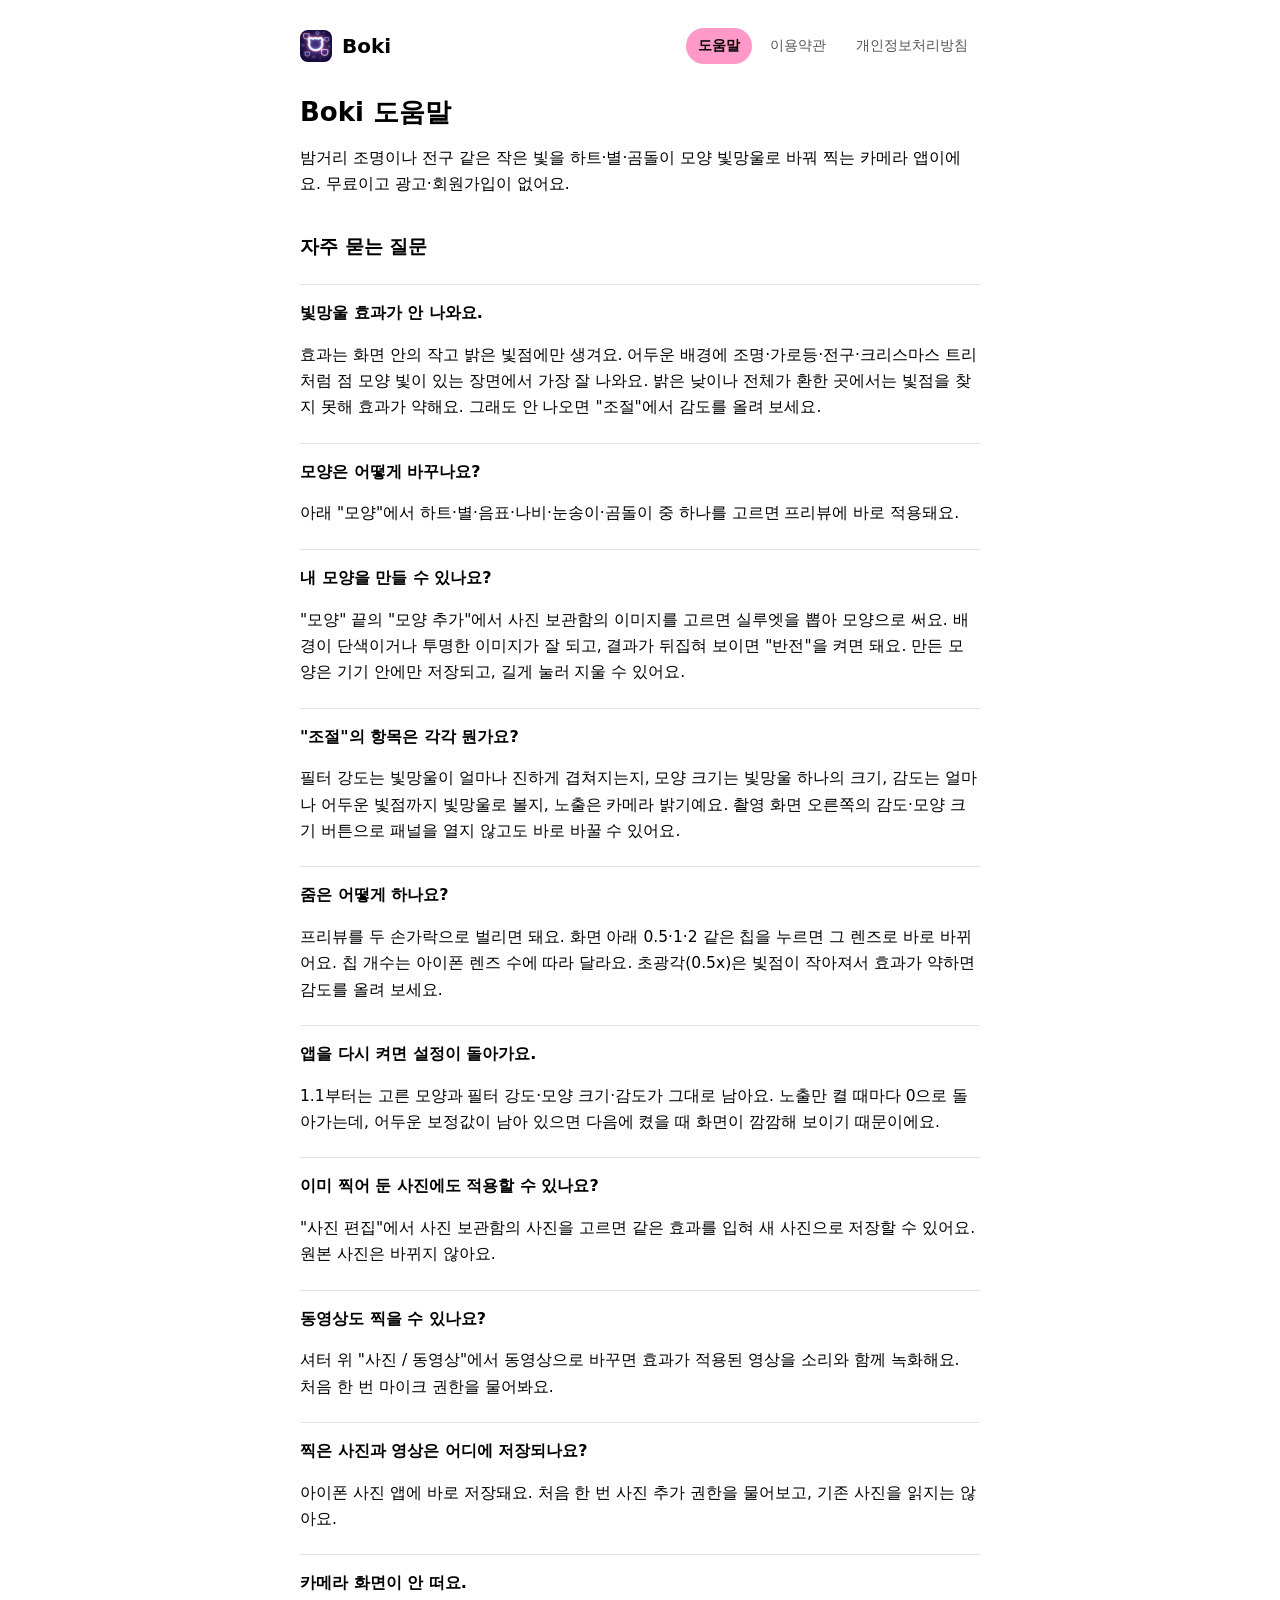
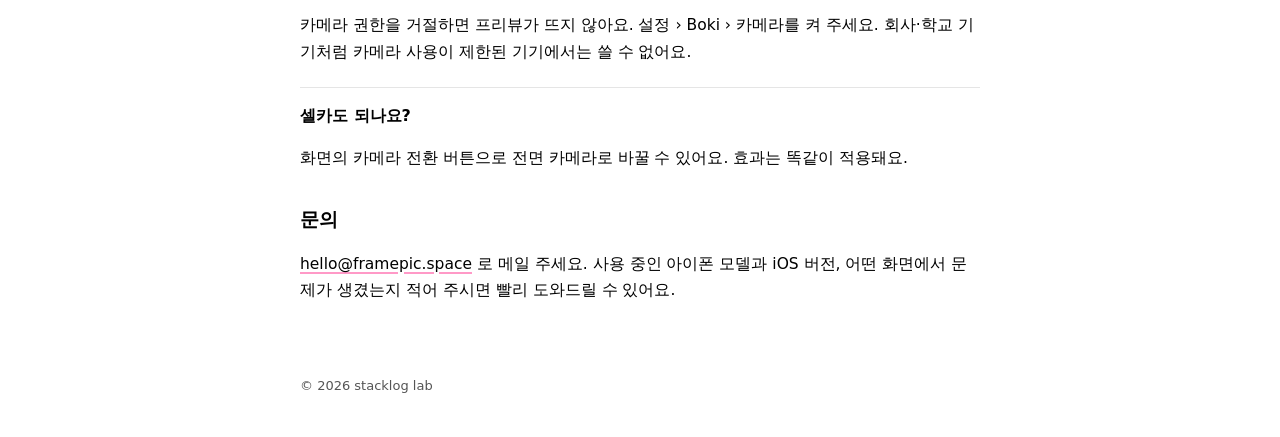
<file: index.html>
<!doctype html>
<html lang="ko"><head><meta charset="utf-8"><meta name="viewport" content="width=device-width,initial-scale=1">
<title>Boki 도움말</title><link rel="icon" href="favicon.png"><link rel="stylesheet" href="style.css"></head>
<body><header><a class="brand" href="index.html"><img src="icon.png" alt="" width="32" height="32">Boki</a><nav><a href="index.html" aria-current="page">도움말</a><a href="terms.html">이용약관</a><a href="privacy.html">개인정보처리방침</a></nav></header>
<main><h1>Boki 도움말</h1>
<p>밤거리 조명이나 전구 같은 작은 빛을 하트·별·곰돌이 모양 빛망울로 바꿔 찍는 카메라 앱이에요. 무료이고 광고·회원가입이 없어요.</p>
<h2>자주 묻는 질문</h2>
<section class="qa">
<h3>빛망울 효과가 안 나와요.</h3>
<p>효과는 화면 안의 작고 밝은 빛점에만 생겨요. 어두운 배경에 조명·가로등·전구·크리스마스 트리처럼 점 모양 빛이 있는 장면에서 가장 잘 나와요. 밝은 낮이나 전체가 환한 곳에서는 빛점을 찾지 못해 효과가 약해요. 그래도 안 나오면 &quot;조절&quot;에서 감도를 올려 보세요.</p>
<h3>모양은 어떻게 바꾸나요?</h3>
<p>아래 &quot;모양&quot;에서 하트·별·음표·나비·눈송이·곰돌이 중 하나를 고르면 프리뷰에 바로 적용돼요.</p>
<h3>내 모양을 만들 수 있나요?</h3>
<p>&quot;모양&quot; 끝의 &quot;모양 추가&quot;에서 사진 보관함의 이미지를 고르면 실루엣을 뽑아 모양으로 써요. 배경이 단색이거나 투명한 이미지가 잘 되고, 결과가 뒤집혀 보이면 &quot;반전&quot;을 켜면 돼요. 만든 모양은 기기 안에만 저장되고, 길게 눌러 지울 수 있어요.</p>
<h3>&quot;조절&quot;의 항목은 각각 뭔가요?</h3>
<p>필터 강도는 빛망울이 얼마나 진하게 겹쳐지는지, 모양 크기는 빛망울 하나의 크기, 감도는 얼마나 어두운 빛점까지 빛망울로 볼지, 노출은 카메라 밝기예요. 촬영 화면 오른쪽의 감도·모양 크기 버튼으로 패널을 열지 않고도 바로 바꿀 수 있어요.</p>
<h3>줌은 어떻게 하나요?</h3>
<p>프리뷰를 두 손가락으로 벌리면 돼요. 화면 아래 0.5·1·2 같은 칩을 누르면 그 렌즈로 바로 바뀌어요. 칩 개수는 아이폰 렌즈 수에 따라 달라요. 초광각(0.5x)은 빛점이 작아져서 효과가 약하면 감도를 올려 보세요.</p>
<h3>앱을 다시 켜면 설정이 돌아가요.</h3>
<p>1.1부터는 고른 모양과 필터 강도·모양 크기·감도가 그대로 남아요. 노출만 켤 때마다 0으로 돌아가는데, 어두운 보정값이 남아 있으면 다음에 켰을 때 화면이 깜깜해 보이기 때문이에요.</p>
<h3>이미 찍어 둔 사진에도 적용할 수 있나요?</h3>
<p>&quot;사진 편집&quot;에서 사진 보관함의 사진을 고르면 같은 효과를 입혀 새 사진으로 저장할 수 있어요. 원본 사진은 바뀌지 않아요.</p>
<h3>동영상도 찍을 수 있나요?</h3>
<p>셔터 위 &quot;사진 / 동영상&quot;에서 동영상으로 바꾸면 효과가 적용된 영상을 소리와 함께 녹화해요. 처음 한 번 마이크 권한을 물어봐요.</p>
<h3>찍은 사진과 영상은 어디에 저장되나요?</h3>
<p>아이폰 사진 앱에 바로 저장돼요. 처음 한 번 사진 추가 권한을 물어보고, 기존 사진을 읽지는 않아요.</p>
<h3>카메라 화면이 안 떠요.</h3>
<p>카메라 권한을 거절하면 프리뷰가 뜨지 않아요. 설정 › Boki › 카메라를 켜 주세요. 회사·학교 기기처럼 카메라 사용이 제한된 기기에서는 쓸 수 없어요.</p>
<h3>셀카도 되나요?</h3>
<p>화면의 카메라 전환 버튼으로 전면 카메라로 바꿀 수 있어요. 효과는 똑같이 적용돼요.</p>
</section>
<h2>문의</h2>
<p><a href="mailto:hello@framepic.space">hello@framepic.space</a> 로 메일 주세요. 사용 중인 아이폰 모델과 iOS 버전, 어떤 화면에서 문제가 생겼는지 적어 주시면 빨리 도와드릴 수 있어요.</p></main><footer>© 2026 stacklog lab</footer></body></html>
</file>
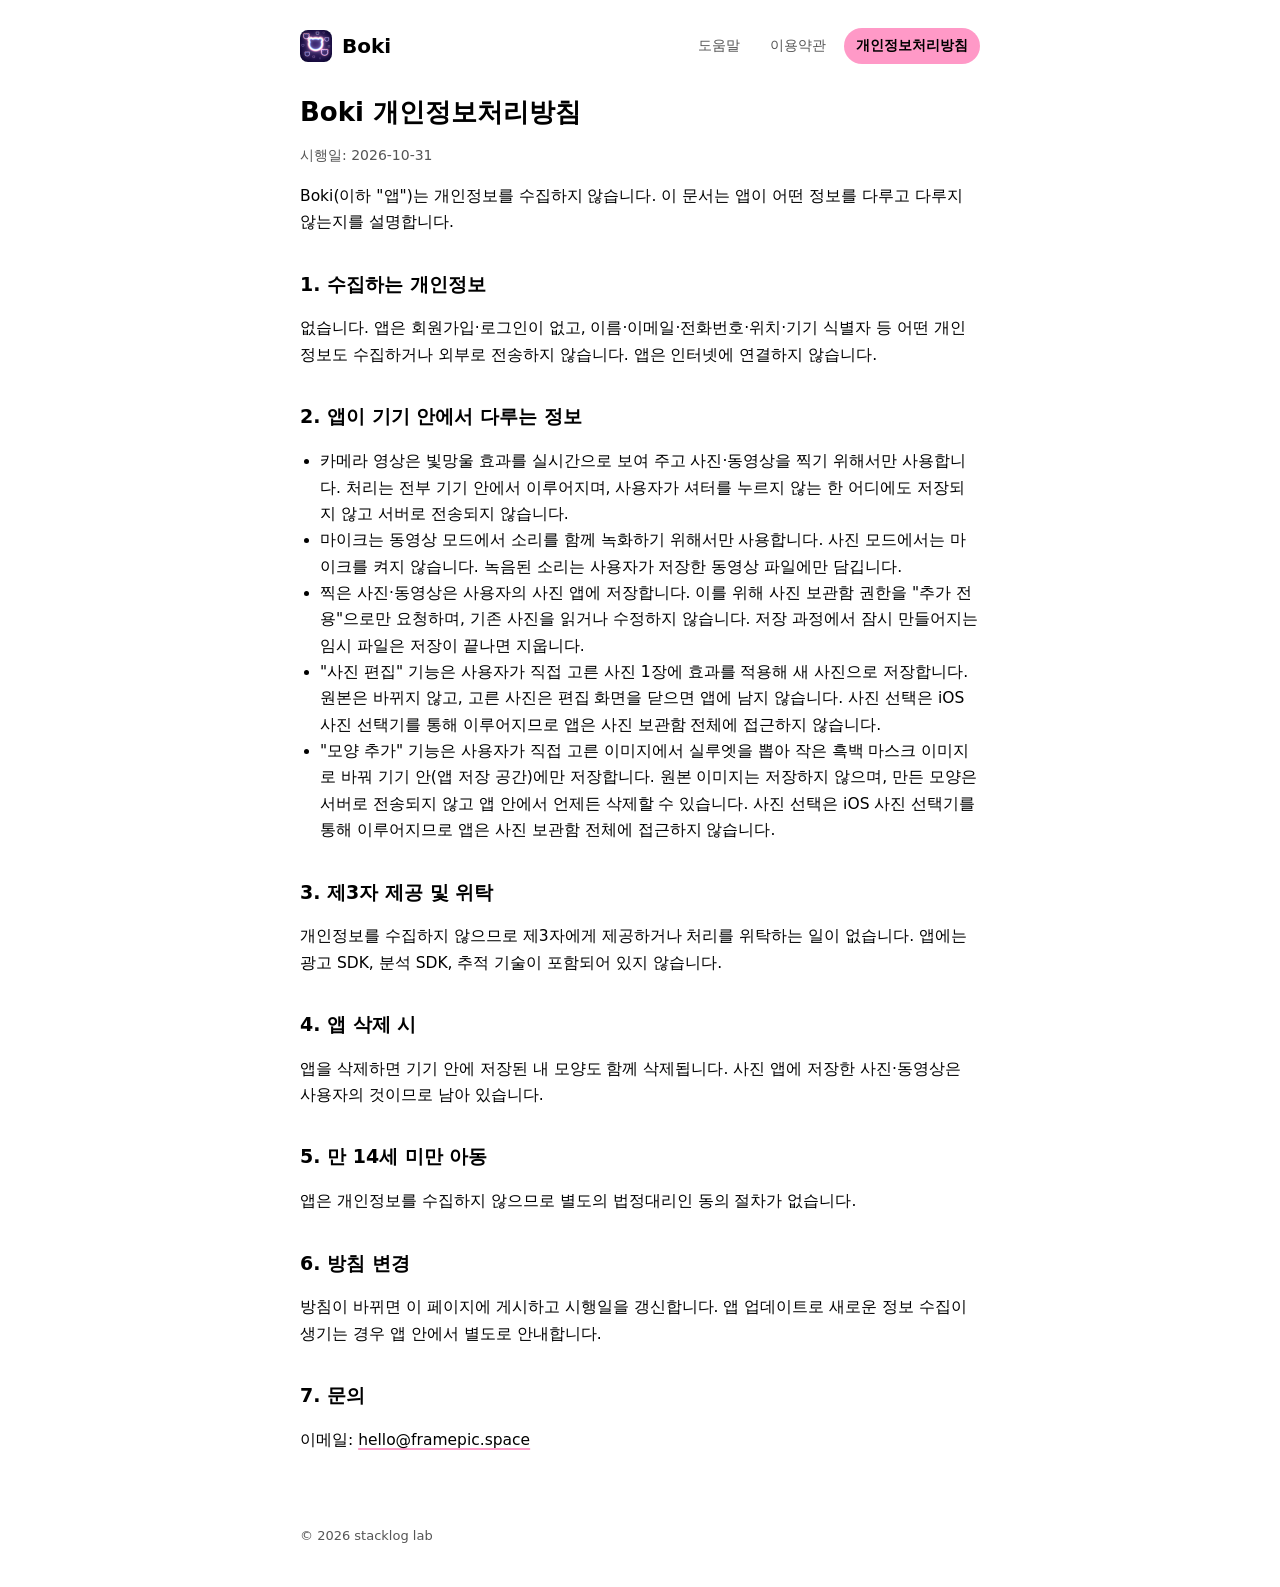
<file: privacy.html>
<!doctype html>
<html lang="ko"><head><meta charset="utf-8"><meta name="viewport" content="width=device-width,initial-scale=1">
<title>Boki 개인정보처리방침</title><link rel="icon" href="favicon.png"><link rel="stylesheet" href="style.css"></head>
<body><header><a class="brand" href="index.html"><img src="icon.png" alt="" width="32" height="32">Boki</a><nav><a href="index.html">도움말</a><a href="terms.html">이용약관</a><a href="privacy.html" aria-current="page">개인정보처리방침</a></nav></header>
<main><h1>Boki 개인정보처리방침</h1>
<p class="date">시행일: 2026-10-31</p>
<p>Boki(이하 &quot;앱&quot;)는 개인정보를 수집하지 않습니다. 이 문서는 앱이 어떤 정보를 다루고 다루지 않는지를 설명합니다.</p>
<h2>1. 수집하는 개인정보</h2>
<p>없습니다. 앱은 회원가입·로그인이 없고, 이름·이메일·전화번호·위치·기기 식별자 등 어떤 개인정보도 수집하거나 외부로 전송하지 않습니다. 앱은 인터넷에 연결하지 않습니다.</p>
<h2>2. 앱이 기기 안에서 다루는 정보</h2>
<ul>
<li>카메라 영상은 빛망울 효과를 실시간으로 보여 주고 사진·동영상을 찍기 위해서만 사용합니다. 처리는 전부 기기 안에서 이루어지며, 사용자가 셔터를 누르지 않는 한 어디에도 저장되지 않고 서버로 전송되지 않습니다.</li>
<li>마이크는 동영상 모드에서 소리를 함께 녹화하기 위해서만 사용합니다. 사진 모드에서는 마이크를 켜지 않습니다. 녹음된 소리는 사용자가 저장한 동영상 파일에만 담깁니다.</li>
<li>찍은 사진·동영상은 사용자의 사진 앱에 저장합니다. 이를 위해 사진 보관함 권한을 &quot;추가 전용&quot;으로만 요청하며, 기존 사진을 읽거나 수정하지 않습니다. 저장 과정에서 잠시 만들어지는 임시 파일은 저장이 끝나면 지웁니다.</li>
<li>&quot;사진 편집&quot; 기능은 사용자가 직접 고른 사진 1장에 효과를 적용해 새 사진으로 저장합니다. 원본은 바뀌지 않고, 고른 사진은 편집 화면을 닫으면 앱에 남지 않습니다. 사진 선택은 iOS 사진 선택기를 통해 이루어지므로 앱은 사진 보관함 전체에 접근하지 않습니다.</li>
<li>&quot;모양 추가&quot; 기능은 사용자가 직접 고른 이미지에서 실루엣을 뽑아 작은 흑백 마스크 이미지로 바꿔 기기 안(앱 저장 공간)에만 저장합니다. 원본 이미지는 저장하지 않으며, 만든 모양은 서버로 전송되지 않고 앱 안에서 언제든 삭제할 수 있습니다. 사진 선택은 iOS 사진 선택기를 통해 이루어지므로 앱은 사진 보관함 전체에 접근하지 않습니다.</li>
</ul>
<h2>3. 제3자 제공 및 위탁</h2>
<p>개인정보를 수집하지 않으므로 제3자에게 제공하거나 처리를 위탁하는 일이 없습니다. 앱에는 광고 SDK, 분석 SDK, 추적 기술이 포함되어 있지 않습니다.</p>
<h2>4. 앱 삭제 시</h2>
<p>앱을 삭제하면 기기 안에 저장된 내 모양도 함께 삭제됩니다. 사진 앱에 저장한 사진·동영상은 사용자의 것이므로 남아 있습니다.</p>
<h2>5. 만 14세 미만 아동</h2>
<p>앱은 개인정보를 수집하지 않으므로 별도의 법정대리인 동의 절차가 없습니다.</p>
<h2>6. 방침 변경</h2>
<p>방침이 바뀌면 이 페이지에 게시하고 시행일을 갱신합니다. 앱 업데이트로 새로운 정보 수집이 생기는 경우 앱 안에서 별도로 안내합니다.</p>
<h2>7. 문의</h2>
<p>이메일: <a href="mailto:hello@framepic.space">hello@framepic.space</a></p></main><footer>© 2026 stacklog lab</footer></body></html>
</file>
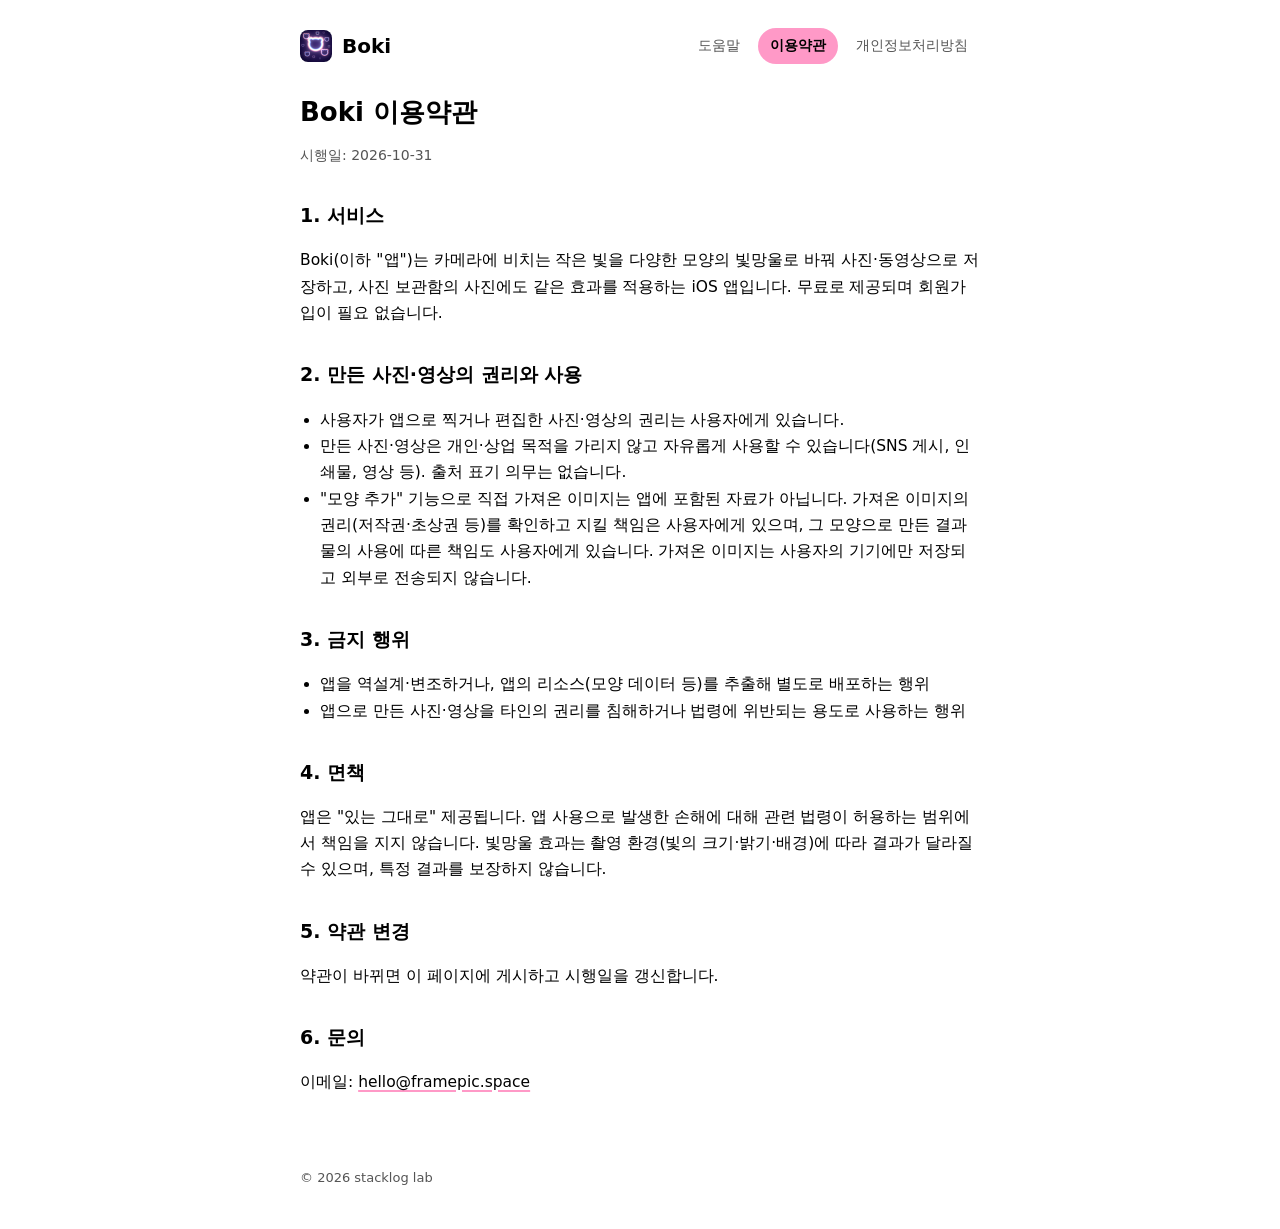
<file: terms.html>
<!doctype html>
<html lang="ko"><head><meta charset="utf-8"><meta name="viewport" content="width=device-width,initial-scale=1">
<title>Boki 이용약관</title><link rel="icon" href="favicon.png"><link rel="stylesheet" href="style.css"></head>
<body><header><a class="brand" href="index.html"><img src="icon.png" alt="" width="32" height="32">Boki</a><nav><a href="index.html">도움말</a><a href="terms.html" aria-current="page">이용약관</a><a href="privacy.html">개인정보처리방침</a></nav></header>
<main><h1>Boki 이용약관</h1>
<p class="date">시행일: 2026-10-31</p>
<h2>1. 서비스</h2>
<p>Boki(이하 &quot;앱&quot;)는 카메라에 비치는 작은 빛을 다양한 모양의 빛망울로 바꿔 사진·동영상으로 저장하고, 사진 보관함의 사진에도 같은 효과를 적용하는 iOS 앱입니다. 무료로 제공되며 회원가입이 필요 없습니다.</p>
<h2>2. 만든 사진·영상의 권리와 사용</h2>
<ul>
<li>사용자가 앱으로 찍거나 편집한 사진·영상의 권리는 사용자에게 있습니다.</li>
<li>만든 사진·영상은 개인·상업 목적을 가리지 않고 자유롭게 사용할 수 있습니다(SNS 게시, 인쇄물, 영상 등). 출처 표기 의무는 없습니다.</li>
<li>&quot;모양 추가&quot; 기능으로 직접 가져온 이미지는 앱에 포함된 자료가 아닙니다. 가져온 이미지의 권리(저작권·초상권 등)를 확인하고 지킬 책임은 사용자에게 있으며, 그 모양으로 만든 결과물의 사용에 따른 책임도 사용자에게 있습니다. 가져온 이미지는 사용자의 기기에만 저장되고 외부로 전송되지 않습니다.</li>
</ul>
<h2>3. 금지 행위</h2>
<ul>
<li>앱을 역설계·변조하거나, 앱의 리소스(모양 데이터 등)를 추출해 별도로 배포하는 행위</li>
<li>앱으로 만든 사진·영상을 타인의 권리를 침해하거나 법령에 위반되는 용도로 사용하는 행위</li>
</ul>
<h2>4. 면책</h2>
<p>앱은 &quot;있는 그대로&quot; 제공됩니다. 앱 사용으로 발생한 손해에 대해 관련 법령이 허용하는 범위에서 책임을 지지 않습니다. 빛망울 효과는 촬영 환경(빛의 크기·밝기·배경)에 따라 결과가 달라질 수 있으며, 특정 결과를 보장하지 않습니다.</p>
<h2>5. 약관 변경</h2>
<p>약관이 바뀌면 이 페이지에 게시하고 시행일을 갱신합니다.</p>
<h2>6. 문의</h2>
<p>이메일: <a href="mailto:hello@framepic.space">hello@framepic.space</a></p></main><footer>© 2026 stacklog lab</footer></body></html>
</file>
<file: style.css>
:root{--bg:#FFFFFF;--card:#FFFFFF;--ink:#000000;--muted:#555555;--line:rgba(0,0,0,.10);--accent:#FF99C7;--accent-ink:#000000;color-scheme:light;
--font:-apple-system,BlinkMacSystemFont,"Apple SD Gothic Neo","Pretendard","Noto Sans KR",system-ui,sans-serif}
*{box-sizing:border-box}body{margin:0;background:var(--bg);color:var(--ink);font-family:var(--font);line-height:1.7;-webkit-text-size-adjust:100%}
header{max-width:720px;margin:0 auto;padding:28px 20px 8px;display:flex;align-items:center;gap:12px;flex-wrap:wrap}
.brand{display:flex;align-items:center;gap:10px;font-weight:800;font-size:20px;color:var(--ink);text-decoration:none}
.brand img{width:32px;height:32px;border-radius:8px}
nav{margin-left:auto;display:flex;gap:6px;flex-wrap:wrap}
nav a{padding:6px 12px;border-radius:999px;color:var(--muted);text-decoration:none;font-size:14px}
nav a[aria-current]{background:var(--accent);color:var(--accent-ink);font-weight:700}
main{max-width:720px;margin:0 auto;padding:8px 20px 56px}
h1{font-size:26px;line-height:1.3;margin:16px 0 8px}h2{font-size:19px;margin:32px 0 8px}h3{font-size:16px;margin:22px 0 4px}
p,li{font-size:15.5px}ul{padding-left:20px}.date{color:var(--muted);font-size:14px}
section.qa h3{padding-top:14px;border-top:1px solid var(--line)}
a{color:inherit;text-decoration-color:var(--accent);text-decoration-thickness:2px;text-underline-offset:3px}
footer{max-width:720px;margin:0 auto;padding:0 20px 40px;color:var(--muted);font-size:13px}
</file>
